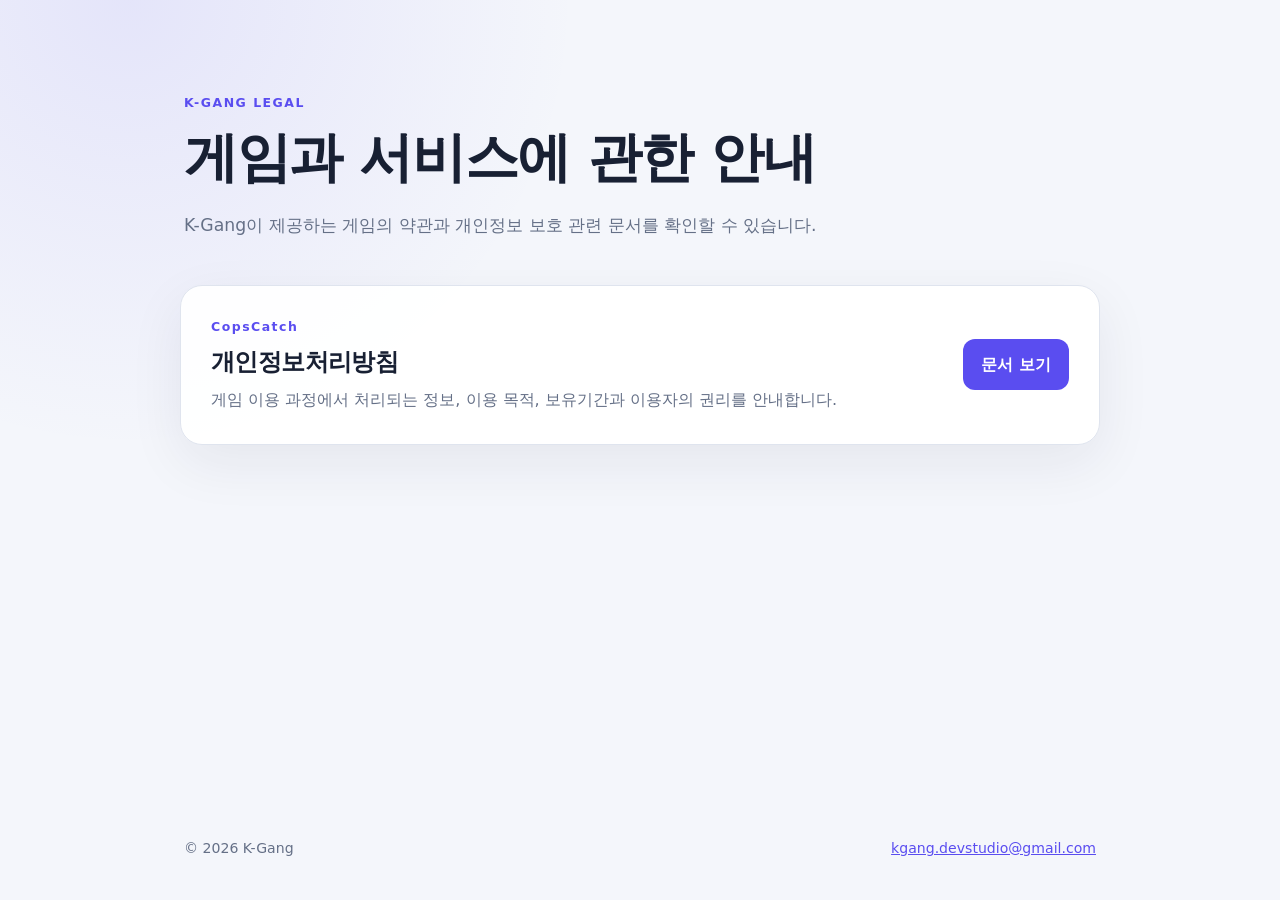
<file: index.html>
<!doctype html>
<html lang="ko">
<head>
  <meta charset="utf-8">
  <meta name="viewport" content="width=device-width, initial-scale=1">
  <meta name="description" content="K-Gang 게임 및 서비스 법적 고지">
  <title>K-Gang Legal</title>
  <link rel="icon" type="image/svg+xml" href="data:image/svg+xml,%3Csvg xmlns='http://www.w3.org/2000/svg' viewBox='0 0 64 64'%3E%3Crect width='64' height='64' rx='16' fill='%235a4df0'/%3E%3Cpath d='M17 14v36h9V36l13 14h12L34 31l16-17H38L26 28V14z' fill='white'/%3E%3C/svg%3E">
  <link rel="stylesheet" href="./styles.css">
</head>
<body>
  <main class="shell home">
    <header class="hero">
      <p class="eyebrow">K-GANG LEGAL</p>
      <h1>게임과 서비스에 관한 안내</h1>
      <p class="lede">K-Gang이 제공하는 게임의 약관과 개인정보 보호 관련 문서를 확인할 수 있습니다.</p>
    </header>

    <section class="card document-link">
      <div>
        <p class="tag">CopsCatch</p>
        <h2>개인정보처리방침</h2>
        <p>게임 이용 과정에서 처리되는 정보, 이용 목적, 보유기간과 이용자의 권리를 안내합니다.</p>
      </div>
      <a class="button" href="./privacy/">문서 보기</a>
    </section>

    <footer>
      <span>© 2026 K-Gang</span>
      <a href="mailto:kgang.devstudio@gmail.com">kgang.devstudio@gmail.com</a>
    </footer>
  </main>
</body>
</html>
</file>
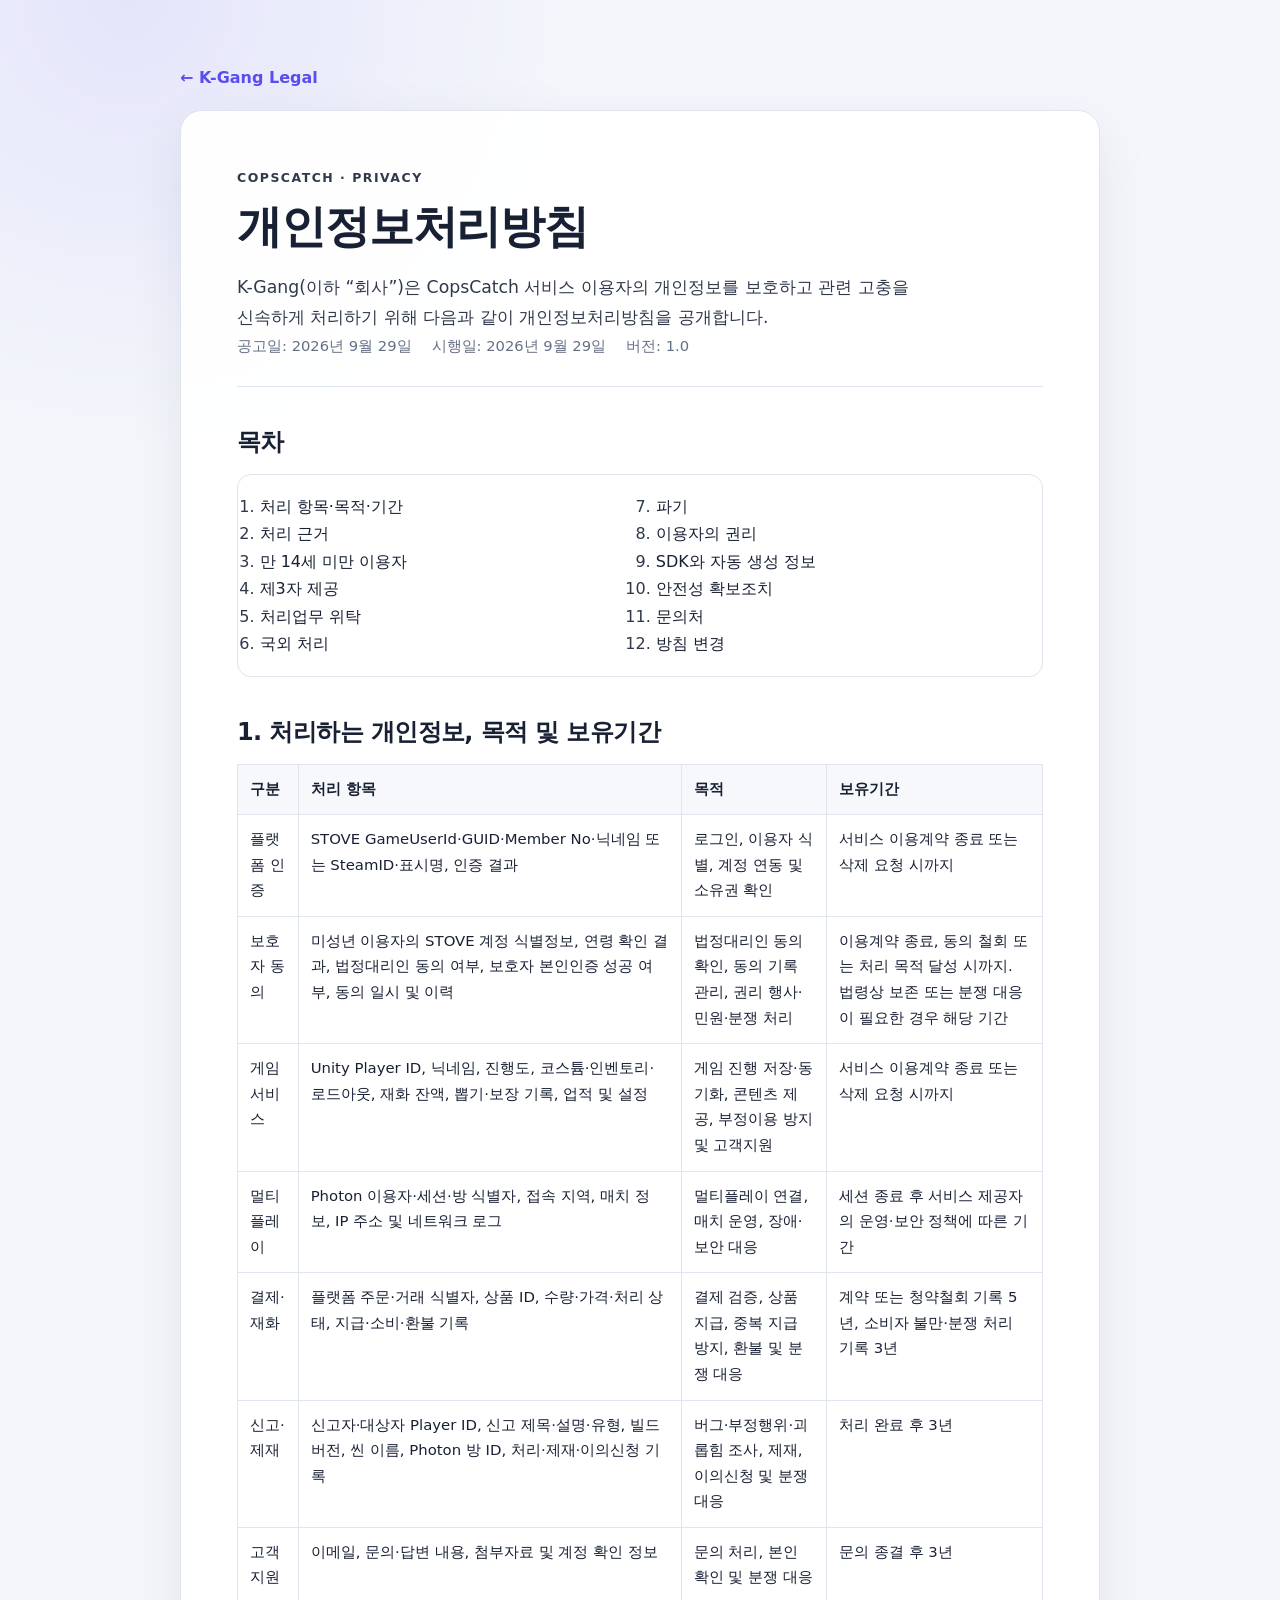
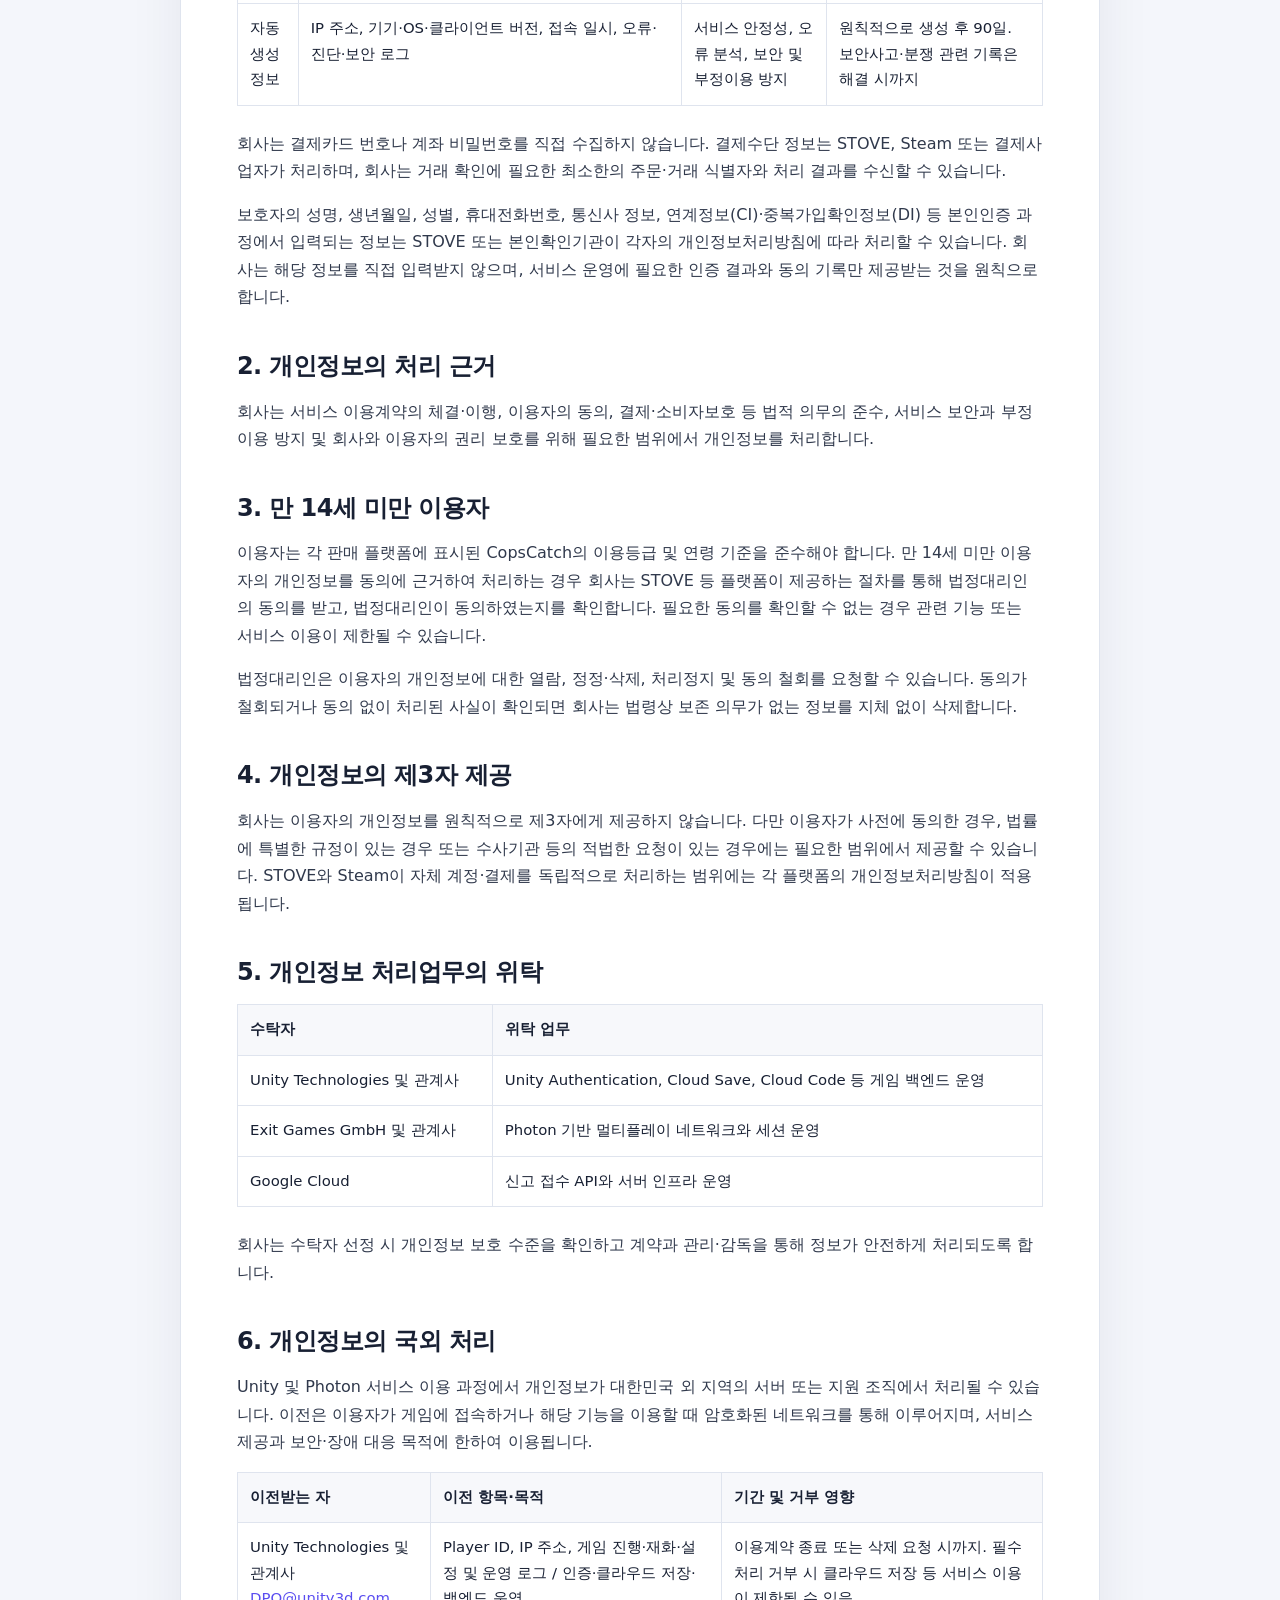
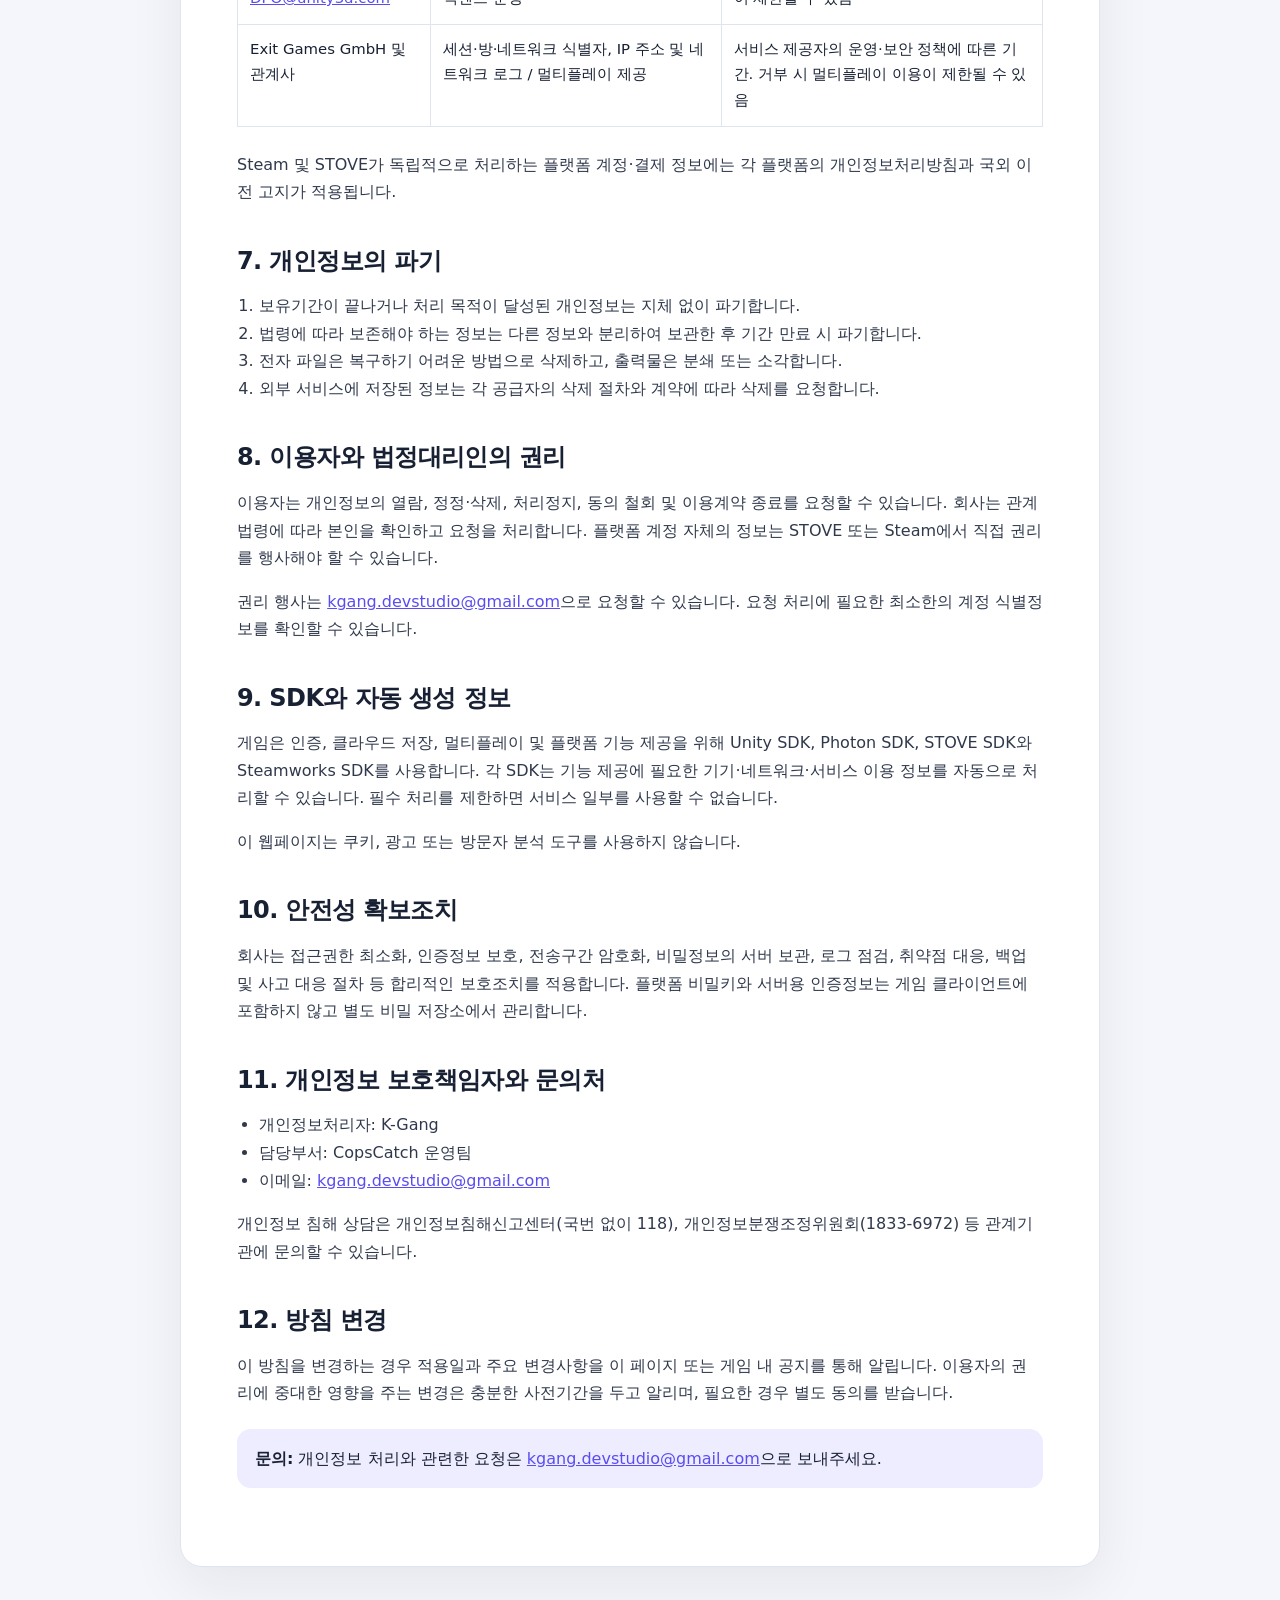
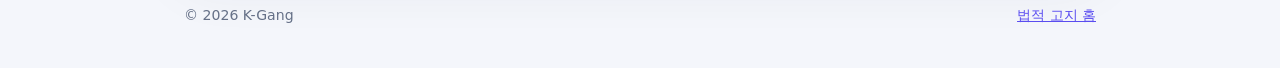
<file: privacy/index.html>
<!doctype html>
<html lang="ko">
<head>
  <meta charset="utf-8">
  <meta name="viewport" content="width=device-width, initial-scale=1">
  <meta name="description" content="CopsCatch 개인정보처리방침">
  <title>CopsCatch 개인정보처리방침 | K-Gang</title>
  <link rel="icon" type="image/svg+xml" href="data:image/svg+xml,%3Csvg xmlns='http://www.w3.org/2000/svg' viewBox='0 0 64 64'%3E%3Crect width='64' height='64' rx='16' fill='%235a4df0'/%3E%3Cpath d='M17 14v36h9V36l13 14h12L34 31l16-17H38L26 28V14z' fill='white'/%3E%3C/svg%3E">
  <link rel="stylesheet" href="../styles.css">
</head>
<body>
  <main class="shell">
    <a class="back" href="../">← K-Gang Legal</a>
    <article class="document">
      <header>
        <p class="eyebrow">COPSCATCH · PRIVACY</p>
        <h1>개인정보처리방침</h1>
        <p class="lede">K-Gang(이하 “회사”)은 CopsCatch 서비스 이용자의 개인정보를 보호하고 관련 고충을 신속하게 처리하기 위해 다음과 같이 개인정보처리방침을 공개합니다.</p>
        <div class="meta">
          <span>공고일: 2026년 9월 29일</span>
          <span>시행일: 2026년 9월 29일</span>
          <span>버전: 1.0</span>
        </div>
      </header>

      <nav aria-label="목차">
        <h2>목차</h2>
        <ol class="toc">
          <li><a href="#items">처리 항목·목적·기간</a></li>
          <li><a href="#basis">처리 근거</a></li>
          <li><a href="#children">만 14세 미만 이용자</a></li>
          <li><a href="#third-party">제3자 제공</a></li>
          <li><a href="#processors">처리업무 위탁</a></li>
          <li><a href="#transfer">국외 처리</a></li>
          <li><a href="#destruction">파기</a></li>
          <li><a href="#rights">이용자의 권리</a></li>
          <li><a href="#sdk">SDK와 자동 생성 정보</a></li>
          <li><a href="#security">안전성 확보조치</a></li>
          <li><a href="#contact">문의처</a></li>
          <li><a href="#changes">방침 변경</a></li>
        </ol>
      </nav>

      <section id="items">
        <h2>1. 처리하는 개인정보, 목적 및 보유기간</h2>
        <div class="table-wrap"><table>
          <thead><tr><th>구분</th><th>처리 항목</th><th>목적</th><th>보유기간</th></tr></thead>
          <tbody>
            <tr><td>플랫폼 인증</td><td>STOVE GameUserId·GUID·Member No·닉네임 또는 SteamID·표시명, 인증 결과</td><td>로그인, 이용자 식별, 계정 연동 및 소유권 확인</td><td>서비스 이용계약 종료 또는 삭제 요청 시까지</td></tr>
            <tr><td>보호자 동의</td><td>미성년 이용자의 STOVE 계정 식별정보, 연령 확인 결과, 법정대리인 동의 여부, 보호자 본인인증 성공 여부, 동의 일시 및 이력</td><td>법정대리인 동의 확인, 동의 기록 관리, 권리 행사·민원·분쟁 처리</td><td>이용계약 종료, 동의 철회 또는 처리 목적 달성 시까지. 법령상 보존 또는 분쟁 대응이 필요한 경우 해당 기간</td></tr>
            <tr><td>게임 서비스</td><td>Unity Player ID, 닉네임, 진행도, 코스튬·인벤토리·로드아웃, 재화 잔액, 뽑기·보장 기록, 업적 및 설정</td><td>게임 진행 저장·동기화, 콘텐츠 제공, 부정이용 방지 및 고객지원</td><td>서비스 이용계약 종료 또는 삭제 요청 시까지</td></tr>
            <tr><td>멀티플레이</td><td>Photon 이용자·세션·방 식별자, 접속 지역, 매치 정보, IP 주소 및 네트워크 로그</td><td>멀티플레이 연결, 매치 운영, 장애·보안 대응</td><td>세션 종료 후 서비스 제공자의 운영·보안 정책에 따른 기간</td></tr>
            <tr><td>결제·재화</td><td>플랫폼 주문·거래 식별자, 상품 ID, 수량·가격·처리 상태, 지급·소비·환불 기록</td><td>결제 검증, 상품 지급, 중복 지급 방지, 환불 및 분쟁 대응</td><td>계약 또는 청약철회 기록 5년, 소비자 불만·분쟁 처리 기록 3년</td></tr>
            <tr><td>신고·제재</td><td>신고자·대상자 Player ID, 신고 제목·설명·유형, 빌드 버전, 씬 이름, Photon 방 ID, 처리·제재·이의신청 기록</td><td>버그·부정행위·괴롭힘 조사, 제재, 이의신청 및 분쟁 대응</td><td>처리 완료 후 3년</td></tr>
            <tr><td>고객지원</td><td>이메일, 문의·답변 내용, 첨부자료 및 계정 확인 정보</td><td>문의 처리, 본인 확인 및 분쟁 대응</td><td>문의 종결 후 3년</td></tr>
            <tr><td>자동 생성 정보</td><td>IP 주소, 기기·OS·클라이언트 버전, 접속 일시, 오류·진단·보안 로그</td><td>서비스 안정성, 오류 분석, 보안 및 부정이용 방지</td><td>원칙적으로 생성 후 90일. 보안사고·분쟁 관련 기록은 해결 시까지</td></tr>
          </tbody>
        </table></div>
        <p>회사는 결제카드 번호나 계좌 비밀번호를 직접 수집하지 않습니다. 결제수단 정보는 STOVE, Steam 또는 결제사업자가 처리하며, 회사는 거래 확인에 필요한 최소한의 주문·거래 식별자와 처리 결과를 수신할 수 있습니다.</p>
        <p>보호자의 성명, 생년월일, 성별, 휴대전화번호, 통신사 정보, 연계정보(CI)·중복가입확인정보(DI) 등 본인인증 과정에서 입력되는 정보는 STOVE 또는 본인확인기관이 각자의 개인정보처리방침에 따라 처리할 수 있습니다. 회사는 해당 정보를 직접 입력받지 않으며, 서비스 운영에 필요한 인증 결과와 동의 기록만 제공받는 것을 원칙으로 합니다.</p>
      </section>

      <section id="basis">
        <h2>2. 개인정보의 처리 근거</h2>
        <p>회사는 서비스 이용계약의 체결·이행, 이용자의 동의, 결제·소비자보호 등 법적 의무의 준수, 서비스 보안과 부정이용 방지 및 회사와 이용자의 권리 보호를 위해 필요한 범위에서 개인정보를 처리합니다.</p>
      </section>

      <section id="children">
        <h2>3. 만 14세 미만 이용자</h2>
        <p>이용자는 각 판매 플랫폼에 표시된 CopsCatch의 이용등급 및 연령 기준을 준수해야 합니다. 만 14세 미만 이용자의 개인정보를 동의에 근거하여 처리하는 경우 회사는 STOVE 등 플랫폼이 제공하는 절차를 통해 법정대리인의 동의를 받고, 법정대리인이 동의하였는지를 확인합니다. 필요한 동의를 확인할 수 없는 경우 관련 기능 또는 서비스 이용이 제한될 수 있습니다.</p>
        <p>법정대리인은 이용자의 개인정보에 대한 열람, 정정·삭제, 처리정지 및 동의 철회를 요청할 수 있습니다. 동의가 철회되거나 동의 없이 처리된 사실이 확인되면 회사는 법령상 보존 의무가 없는 정보를 지체 없이 삭제합니다.</p>
      </section>

      <section id="third-party">
        <h2>4. 개인정보의 제3자 제공</h2>
        <p>회사는 이용자의 개인정보를 원칙적으로 제3자에게 제공하지 않습니다. 다만 이용자가 사전에 동의한 경우, 법률에 특별한 규정이 있는 경우 또는 수사기관 등의 적법한 요청이 있는 경우에는 필요한 범위에서 제공할 수 있습니다. STOVE와 Steam이 자체 계정·결제를 독립적으로 처리하는 범위에는 각 플랫폼의 개인정보처리방침이 적용됩니다.</p>
      </section>

      <section id="processors">
        <h2>5. 개인정보 처리업무의 위탁</h2>
        <div class="table-wrap"><table>
          <thead><tr><th>수탁자</th><th>위탁 업무</th></tr></thead>
          <tbody>
            <tr><td>Unity Technologies 및 관계사</td><td>Unity Authentication, Cloud Save, Cloud Code 등 게임 백엔드 운영</td></tr>
            <tr><td>Exit Games GmbH 및 관계사</td><td>Photon 기반 멀티플레이 네트워크와 세션 운영</td></tr>
            <tr><td>Google Cloud</td><td>신고 접수 API와 서버 인프라 운영</td></tr>
          </tbody>
        </table></div>
        <p>회사는 수탁자 선정 시 개인정보 보호 수준을 확인하고 계약과 관리·감독을 통해 정보가 안전하게 처리되도록 합니다.</p>
      </section>

      <section id="transfer">
        <h2>6. 개인정보의 국외 처리</h2>
        <p>Unity 및 Photon 서비스 이용 과정에서 개인정보가 대한민국 외 지역의 서버 또는 지원 조직에서 처리될 수 있습니다. 이전은 이용자가 게임에 접속하거나 해당 기능을 이용할 때 암호화된 네트워크를 통해 이루어지며, 서비스 제공과 보안·장애 대응 목적에 한하여 이용됩니다.</p>
        <div class="table-wrap"><table>
          <thead><tr><th>이전받는 자</th><th>이전 항목·목적</th><th>기간 및 거부 영향</th></tr></thead>
          <tbody>
            <tr><td>Unity Technologies 및 관계사<br><a href="mailto:DPO@unity3d.com">DPO@unity3d.com</a></td><td>Player ID, IP 주소, 게임 진행·재화·설정 및 운영 로그 / 인증·클라우드 저장·백엔드 운영</td><td>이용계약 종료 또는 삭제 요청 시까지. 필수 처리 거부 시 클라우드 저장 등 서비스 이용이 제한될 수 있음</td></tr>
            <tr><td>Exit Games GmbH 및 관계사</td><td>세션·방·네트워크 식별자, IP 주소 및 네트워크 로그 / 멀티플레이 제공</td><td>서비스 제공자의 운영·보안 정책에 따른 기간. 거부 시 멀티플레이 이용이 제한될 수 있음</td></tr>
          </tbody>
        </table></div>
        <p>Steam 및 STOVE가 독립적으로 처리하는 플랫폼 계정·결제 정보에는 각 플랫폼의 개인정보처리방침과 국외 이전 고지가 적용됩니다.</p>
      </section>

      <section id="destruction">
        <h2>7. 개인정보의 파기</h2>
        <ol>
          <li>보유기간이 끝나거나 처리 목적이 달성된 개인정보는 지체 없이 파기합니다.</li>
          <li>법령에 따라 보존해야 하는 정보는 다른 정보와 분리하여 보관한 후 기간 만료 시 파기합니다.</li>
          <li>전자 파일은 복구하기 어려운 방법으로 삭제하고, 출력물은 분쇄 또는 소각합니다.</li>
          <li>외부 서비스에 저장된 정보는 각 공급자의 삭제 절차와 계약에 따라 삭제를 요청합니다.</li>
        </ol>
      </section>

      <section id="rights">
        <h2>8. 이용자와 법정대리인의 권리</h2>
        <p>이용자는 개인정보의 열람, 정정·삭제, 처리정지, 동의 철회 및 이용계약 종료를 요청할 수 있습니다. 회사는 관계 법령에 따라 본인을 확인하고 요청을 처리합니다. 플랫폼 계정 자체의 정보는 STOVE 또는 Steam에서 직접 권리를 행사해야 할 수 있습니다.</p>
        <p>권리 행사는 <a href="mailto:kgang.devstudio@gmail.com">kgang.devstudio@gmail.com</a>으로 요청할 수 있습니다. 요청 처리에 필요한 최소한의 계정 식별정보를 확인할 수 있습니다.</p>
      </section>

      <section id="sdk">
        <h2>9. SDK와 자동 생성 정보</h2>
        <p>게임은 인증, 클라우드 저장, 멀티플레이 및 플랫폼 기능 제공을 위해 Unity SDK, Photon SDK, STOVE SDK와 Steamworks SDK를 사용합니다. 각 SDK는 기능 제공에 필요한 기기·네트워크·서비스 이용 정보를 자동으로 처리할 수 있습니다. 필수 처리를 제한하면 서비스 일부를 사용할 수 없습니다.</p>
        <p>이 웹페이지는 쿠키, 광고 또는 방문자 분석 도구를 사용하지 않습니다.</p>
      </section>

      <section id="security">
        <h2>10. 안전성 확보조치</h2>
        <p>회사는 접근권한 최소화, 인증정보 보호, 전송구간 암호화, 비밀정보의 서버 보관, 로그 점검, 취약점 대응, 백업 및 사고 대응 절차 등 합리적인 보호조치를 적용합니다. 플랫폼 비밀키와 서버용 인증정보는 게임 클라이언트에 포함하지 않고 별도 비밀 저장소에서 관리합니다.</p>
      </section>

      <section id="contact">
        <h2>11. 개인정보 보호책임자와 문의처</h2>
        <ul>
          <li>개인정보처리자: K-Gang</li>
          <li>담당부서: CopsCatch 운영팀</li>
          <li>이메일: <a href="mailto:kgang.devstudio@gmail.com">kgang.devstudio@gmail.com</a></li>
        </ul>
        <p>개인정보 침해 상담은 개인정보침해신고센터(국번 없이 118), 개인정보분쟁조정위원회(1833-6972) 등 관계기관에 문의할 수 있습니다.</p>
      </section>

      <section id="changes">
        <h2>12. 방침 변경</h2>
        <p>이 방침을 변경하는 경우 적용일과 주요 변경사항을 이 페이지 또는 게임 내 공지를 통해 알립니다. 이용자의 권리에 중대한 영향을 주는 변경은 충분한 사전기간을 두고 알리며, 필요한 경우 별도 동의를 받습니다.</p>
      </section>

      <div class="notice"><strong>문의:</strong> 개인정보 처리와 관련한 요청은 <a href="mailto:kgang.devstudio@gmail.com">kgang.devstudio@gmail.com</a>으로 보내주세요.</div>
    </article>

    <footer>
      <span>© 2026 K-Gang</span>
      <a href="../">법적 고지 홈</a>
    </footer>
  </main>
</body>
</html>
</file>
<file: styles.css>
:root {
  color-scheme: light;
  --bg: #f4f6fb;
  --surface: #ffffff;
  --text: #182033;
  --muted: #657087;
  --line: #dfe4ee;
  --accent: #5a4df0;
  --accent-soft: #eeecff;
  --max: 920px;
}

* { box-sizing: border-box; }

html { scroll-behavior: smooth; }

body {
  margin: 0;
  background:
    radial-gradient(circle at 10% 0%, rgba(90, 77, 240, .10), transparent 28rem),
    var(--bg);
  color: var(--text);
  font-family: Pretendard, "Noto Sans KR", system-ui, -apple-system, BlinkMacSystemFont, "Segoe UI", sans-serif;
  line-height: 1.72;
}

a { color: var(--accent); }

.shell {
  width: min(calc(100% - 32px), var(--max));
  margin: 0 auto;
  padding: 64px 0 40px;
}

.home { min-height: 100vh; display: flex; flex-direction: column; }

.hero { padding: 28px 4px 44px; }
.eyebrow, .tag {
  margin: 0 0 10px;
  color: var(--accent);
  font-size: .78rem;
  font-weight: 800;
  letter-spacing: .12em;
}

h1, h2, h3 { line-height: 1.28; letter-spacing: -.025em; }
h1 { margin: 0 0 18px; font-size: clamp(2rem, 6vw, 3.4rem); }
h2 { margin: 2.5rem 0 .8rem; font-size: 1.5rem; }
h3 { margin: 1.6rem 0 .55rem; font-size: 1.08rem; }
.lede { max-width: 680px; margin: 0; color: var(--muted); font-size: 1.08rem; }

.card, .document {
  background: rgba(255, 255, 255, .96);
  border: 1px solid var(--line);
  border-radius: 22px;
  box-shadow: 0 18px 55px rgba(26, 35, 58, .07);
}

.document-link {
  display: flex;
  align-items: center;
  justify-content: space-between;
  gap: 28px;
  padding: 30px;
}
.document-link h2 { margin: 0 0 8px; }
.document-link p:not(.tag) { margin: 0; color: var(--muted); }
.button {
  flex: 0 0 auto;
  padding: 12px 18px;
  border-radius: 12px;
  background: var(--accent);
  color: #fff;
  font-weight: 750;
  text-decoration: none;
}

.document { padding: clamp(24px, 5vw, 56px); }
.document header { padding-bottom: 28px; border-bottom: 1px solid var(--line); }
.document header h1 { font-size: clamp(1.9rem, 5vw, 2.8rem); }
.meta { display: flex; flex-wrap: wrap; gap: 8px 20px; color: var(--muted); font-size: .92rem; }
.notice { margin: 22px 0; padding: 16px 18px; border-radius: 14px; background: var(--accent-soft); }
.document p, .document li { color: #30394c; }
.document table { width: 100%; border-collapse: collapse; margin: 16px 0 24px; font-size: .93rem; }
.document th, .document td { padding: 12px; border: 1px solid var(--line); text-align: left; vertical-align: top; }
.document th { background: #f7f8fb; }
.document ul, .document ol { padding-left: 1.35rem; }
.toc { columns: 2; gap: 32px; padding: 18px 22px; border: 1px solid var(--line); border-radius: 14px; }
.toc a { color: var(--text); text-decoration: none; }
.back { display: inline-block; margin-bottom: 18px; font-weight: 700; text-decoration: none; }

footer {
  display: flex;
  justify-content: space-between;
  gap: 16px;
  margin-top: auto;
  padding: 36px 4px 0;
  color: var(--muted);
  font-size: .88rem;
}

@media (max-width: 680px) {
  .shell { padding-top: 28px; }
  .document-link { align-items: flex-start; flex-direction: column; }
  .toc { columns: 1; }
  .document { border-radius: 16px; }
  .table-wrap { overflow-x: auto; }
  .document table { min-width: 680px; }
  footer { flex-direction: column; }
}
</file>
